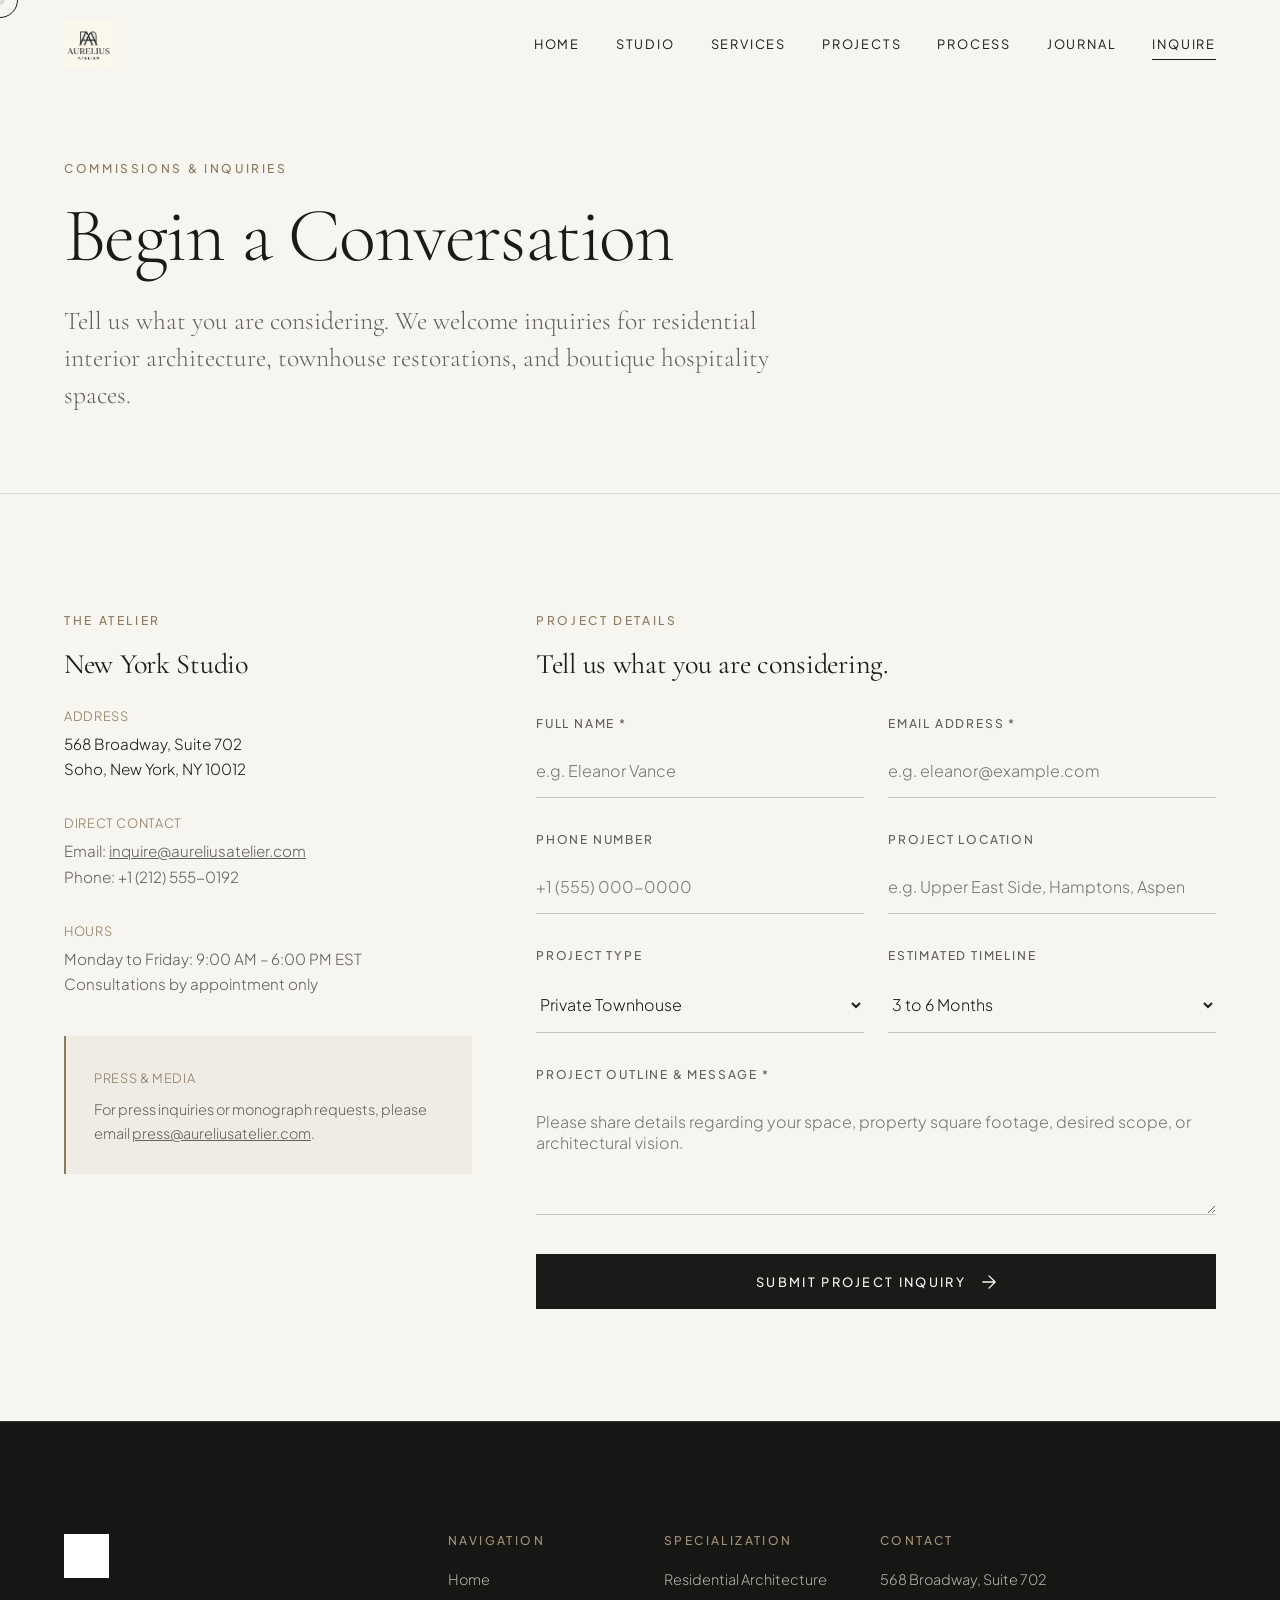
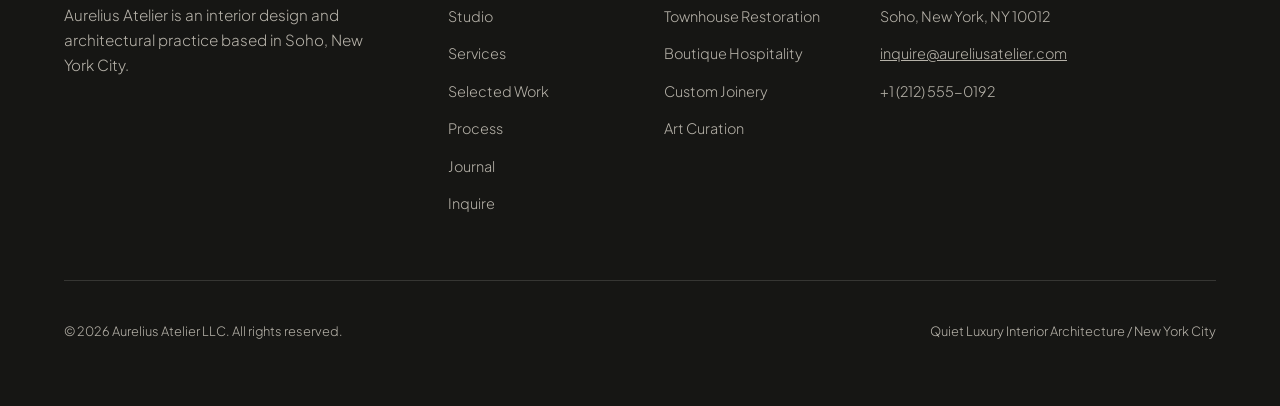
<file: contact.html>
<!DOCTYPE html>
<html lang="en">
<head>
  <meta charset="UTF-8">
  <meta name="viewport" content="width=device-width, initial-scale=1.0">
  <title>Contact & Inquiries | Aurelius Atelier NYC</title>
  <meta name="description" content="Inquire with Aurelius Atelier for luxury residential interior design, historic townhouse restoration, or boutique hospitality projects in New York and globally.">
  <link rel="canonical" href="https://aureliusatelier.com/contact.html">

  <!-- Open Graph -->
  <meta property="og:title" content="Inquire | Aurelius Atelier">
  <meta property="og:description" content="Begin a project conversation with our NYC interior architecture studio.">
  <meta property="og:image" content="https://images.unsplash.com/photo-1618221195710-dd6b41faaea6?q=85&w=1800&auto=format&fit=crop">

  <!-- Fonts & CSS -->
  <link rel="preconnect" href="https://fonts.googleapis.com">
  <link rel="preconnect" href="https://fonts.gstatic.com" crossorigin>
  <link href="https://fonts.googleapis.com/css2?family=Cormorant+Garamond:ital,wght@0,300;0,400;0,500;0,600;1,400&family=Plus+Jakarta+Sans:wght@300;400;500;600&display=swap" rel="stylesheet">
  <link rel="stylesheet" href="css/style.css">
</head>
<body>

  <!-- HEADER -->
  <header class="header">
    <div class="container header-container">
      <a href="index.html" class="brand-logo" aria-label="Aurelius Atelier Home">
        <img src="images/logo.png" alt="Aurelius Atelier Logo">
      </a>
      <nav class="nav-desktop" aria-label="Main Navigation">
        <a href="index.html" class="nav-link">Home</a>
        <a href="studio.html" class="nav-link">Studio</a>
        <a href="services.html" class="nav-link">Services</a>
        <a href="projects.html" class="nav-link">Projects</a>
        <a href="process.html" class="nav-link">Process</a>
        <a href="journal.html" class="nav-link">Journal</a>
        <a href="contact.html" class="nav-link active">Inquire</a>
      </nav>
      <button class="menu-toggle" aria-label="Toggle navigation menu">
        <span></span>
        <span></span>
      </button>
    </div>
  </header>

  <!-- MOBILE NAVIGATION DRAWER -->
  <div class="mobile-nav-overlay" aria-hidden="true">
    <div class="mobile-nav-links">
      <a href="index.html" class="mobile-nav-link">Home</a>
      <a href="studio.html" class="mobile-nav-link">Studio</a>
      <a href="services.html" class="mobile-nav-link">Services</a>
      <a href="projects.html" class="mobile-nav-link">Projects</a>
      <a href="process.html" class="mobile-nav-link">Process</a>
      <a href="journal.html" class="mobile-nav-link">Journal</a>
      <a href="contact.html" class="mobile-nav-link">Inquire</a>
    </div>
    <div class="mobile-nav-footer">
      <p>568 Broadway, Soho, New York, NY 10012</p>
      <p>inquire@aureliusatelier.com</p>
    </div>
  </div>

  <main>
    <!-- PAGE HERO -->
    <section class="hero-page bg-primary">
      <div class="container">
        <span class="subheading">Commissions & Inquiries</span>
        <h1 class="heading-display hero-page-title" style="max-width: 900px;">
          Begin a Conversation
        </h1>
        <p class="lead-paragraph" style="max-width: 720px; color: var(--text-muted);">
          Tell us what you are considering. We welcome inquiries for residential interior architecture, townhouse restorations, and boutique hospitality spaces.
        </p>
      </div>
    </section>

    <!-- INQUIRY FORM & STUDIO DETAILS -->
    <section class="section-padding bg-primary">
      <div class="container">
        <div class="grid-editorial reveal-fade">
          
          <!-- Studio Details Column -->
          <div>
            <span class="subheading">The Atelier</span>
            <h2 class="heading-md" style="margin-bottom: 1.5rem;">New York Studio</h2>
            
            <div style="margin-bottom: 2rem;">
              <span class="caption" style="color: var(--accent-bronze); display: block; margin-bottom: 0.25rem;">Address</span>
              <p class="body-normal" style="color: var(--text-primary);">
                568 Broadway, Suite 702<br>
                Soho, New York, NY 10012
              </p>
            </div>

            <div style="margin-bottom: 2rem;">
              <span class="caption" style="color: var(--accent-bronze); display: block; margin-bottom: 0.25rem;">Direct Contact</span>
              <p class="body-normal">
                Email: <a href="mailto:inquire@aureliusatelier.com" style="text-decoration: underline;">inquire@aureliusatelier.com</a><br>
                Phone: <a href="tel:+12125550192">+1 (212) 555-0192</a>
              </p>
            </div>

            <div style="margin-bottom: 2.5rem;">
              <span class="caption" style="color: var(--accent-bronze); display: block; margin-bottom: 0.25rem;">Hours</span>
              <p class="body-normal">
                Monday to Friday: 9:00 AM – 6:00 PM EST<br>
                Consultations by appointment only
              </p>
            </div>

            <div style="padding: 1.75rem; background-color: var(--bg-secondary); border-left: 2px solid var(--accent-bronze);">
              <span class="caption" style="color: var(--accent-bronze);">Press & Media</span>
              <p class="body-normal" style="margin-top: 0.5rem; font-size: 0.9rem;">
                For press inquiries or monograph requests, please email <a href="mailto:press@aureliusatelier.com" style="text-decoration: underline;">press@aureliusatelier.com</a>.
              </p>
            </div>
          </div>

          <!-- Form Column -->
          <div>
            <span class="subheading">Project Details</span>
            <h2 class="heading-md" style="margin-bottom: 2rem;">Tell us what you are considering.</h2>

            <form id="inquiry-form" novalidate>
              <div class="grid-2" style="gap: 1.5rem;">
                <div class="form-group">
                  <label class="form-label" for="full-name">Full Name *</label>
                  <input class="form-input" type="text" id="full-name" name="name" placeholder="e.g. Eleanor Vance" required>
                </div>

                <div class="form-group">
                  <label class="form-label" for="email">Email Address *</label>
                  <input class="form-input" type="email" id="email" name="email" placeholder="e.g. eleanor@example.com" required>
                </div>
              </div>

              <div class="grid-2" style="gap: 1.5rem;">
                <div class="form-group">
                  <label class="form-label" for="phone">Phone Number</label>
                  <input class="form-input" type="tel" id="phone" name="phone" placeholder="+1 (555) 000-0000">
                </div>

                <div class="form-group">
                  <label class="form-label" for="location">Project Location</label>
                  <input class="form-input" type="text" id="location" name="location" placeholder="e.g. Upper East Side, Hamptons, Aspen">
                </div>
              </div>

              <div class="grid-2" style="gap: 1.5rem;">
                <div class="form-group">
                  <label class="form-label" for="project-type">Project Type</label>
                  <select class="form-select" id="project-type" name="project_type">
                    <option value="Townhouse">Private Townhouse</option>
                    <option value="Loft / Apartment">Manhattan Loft / Apartment</option>
                    <option value="Country Estate">Country Residence / Estate</option>
                    <option value="Hospitality">Boutique Hotel / Lounge</option>
                    <option value="Other">Other Custom Project</option>
                  </select>
                </div>

                <div class="form-group">
                  <label class="form-label" for="timeline">Estimated Timeline</label>
                  <select class="form-select" id="timeline" name="timeline">
                    <option value="3-6 months">3 to 6 Months</option>
                    <option value="6-12 months">6 to 12 Months</option>
                    <option value="12+ months">12+ Months</option>
                    <option value="Planning Phase">Early Architectural Planning</option>
                  </select>
                </div>
              </div>

              <div class="form-group">
                <label class="form-label" for="message">Project Outline & Message *</label>
                <textarea class="form-textarea" id="message" name="message" placeholder="Please share details regarding your space, property square footage, desired scope, or architectural vision." required></textarea>
              </div>

              <button type="submit" class="btn-primary" style="width: 100%; justify-content: center;">
                Submit Project Inquiry
                <svg class="btn-arrow" viewBox="0 0 16 16" fill="none" xmlns="http://www.w3.org/2000/svg">
                  <path d="M1 8H15M15 8L8 1M15 8L8 15" stroke="currentColor" stroke-width="1.5" stroke-linecap="round" stroke-linejoin="round"/>
                </svg>
              </button>

              <div class="form-feedback"></div>
            </form>
          </div>

        </div>
      </div>
    </section>
  </main>

  <!-- FOOTER -->
  <footer class="footer">
    <div class="container">
      <div class="footer-grid">
        <div class="footer-brand">
          <a href="index.html" class="footer-brand-logo">
            <img src="images/logo.png" alt="Aurelius Atelier Logo">
          </a>
          <p class="body-normal" style="color: var(--text-muted-dark); max-width: 320px;">
            Aurelius Atelier is an interior design and architectural practice based in Soho, New York City.
          </p>
        </div>
        <div>
          <h4 class="footer-title">Navigation</h4>
          <div class="footer-links">
            <a href="index.html" class="footer-link">Home</a>
            <a href="studio.html" class="footer-link">Studio</a>
            <a href="services.html" class="footer-link">Services</a>
            <a href="projects.html" class="footer-link">Selected Work</a>
            <a href="process.html" class="footer-link">Process</a>
            <a href="journal.html" class="footer-link">Journal</a>
            <a href="contact.html" class="footer-link">Inquire</a>
          </div>
        </div>
        <div>
          <h4 class="footer-title">Specialization</h4>
          <div class="footer-links">
            <span class="footer-link">Residential Architecture</span>
            <span class="footer-link">Townhouse Restoration</span>
            <span class="footer-link">Boutique Hospitality</span>
            <span class="footer-link">Custom Joinery</span>
            <span class="footer-link">Art Curation</span>
          </div>
        </div>
        <div>
          <h4 class="footer-title">Contact</h4>
          <div class="footer-links">
            <span class="footer-link">568 Broadway, Suite 702</span>
            <span class="footer-link">Soho, New York, NY 10012</span>
            <a href="mailto:inquire@aureliusatelier.com" class="footer-link" style="text-decoration: underline;">inquire@aureliusatelier.com</a>
            <a href="tel:+12125550192" class="footer-link">+1 (212) 555-0192</a>
          </div>
        </div>
      </div>
      <div class="footer-bottom">
        <p>&copy; 2026 Aurelius Atelier LLC. All rights reserved.</p>
        <p>Quiet Luxury Interior Architecture / New York City</p>
      </div>
    </div>
  </footer>

  <script src="js/main.js"></script>
</body>
</html>
</file>
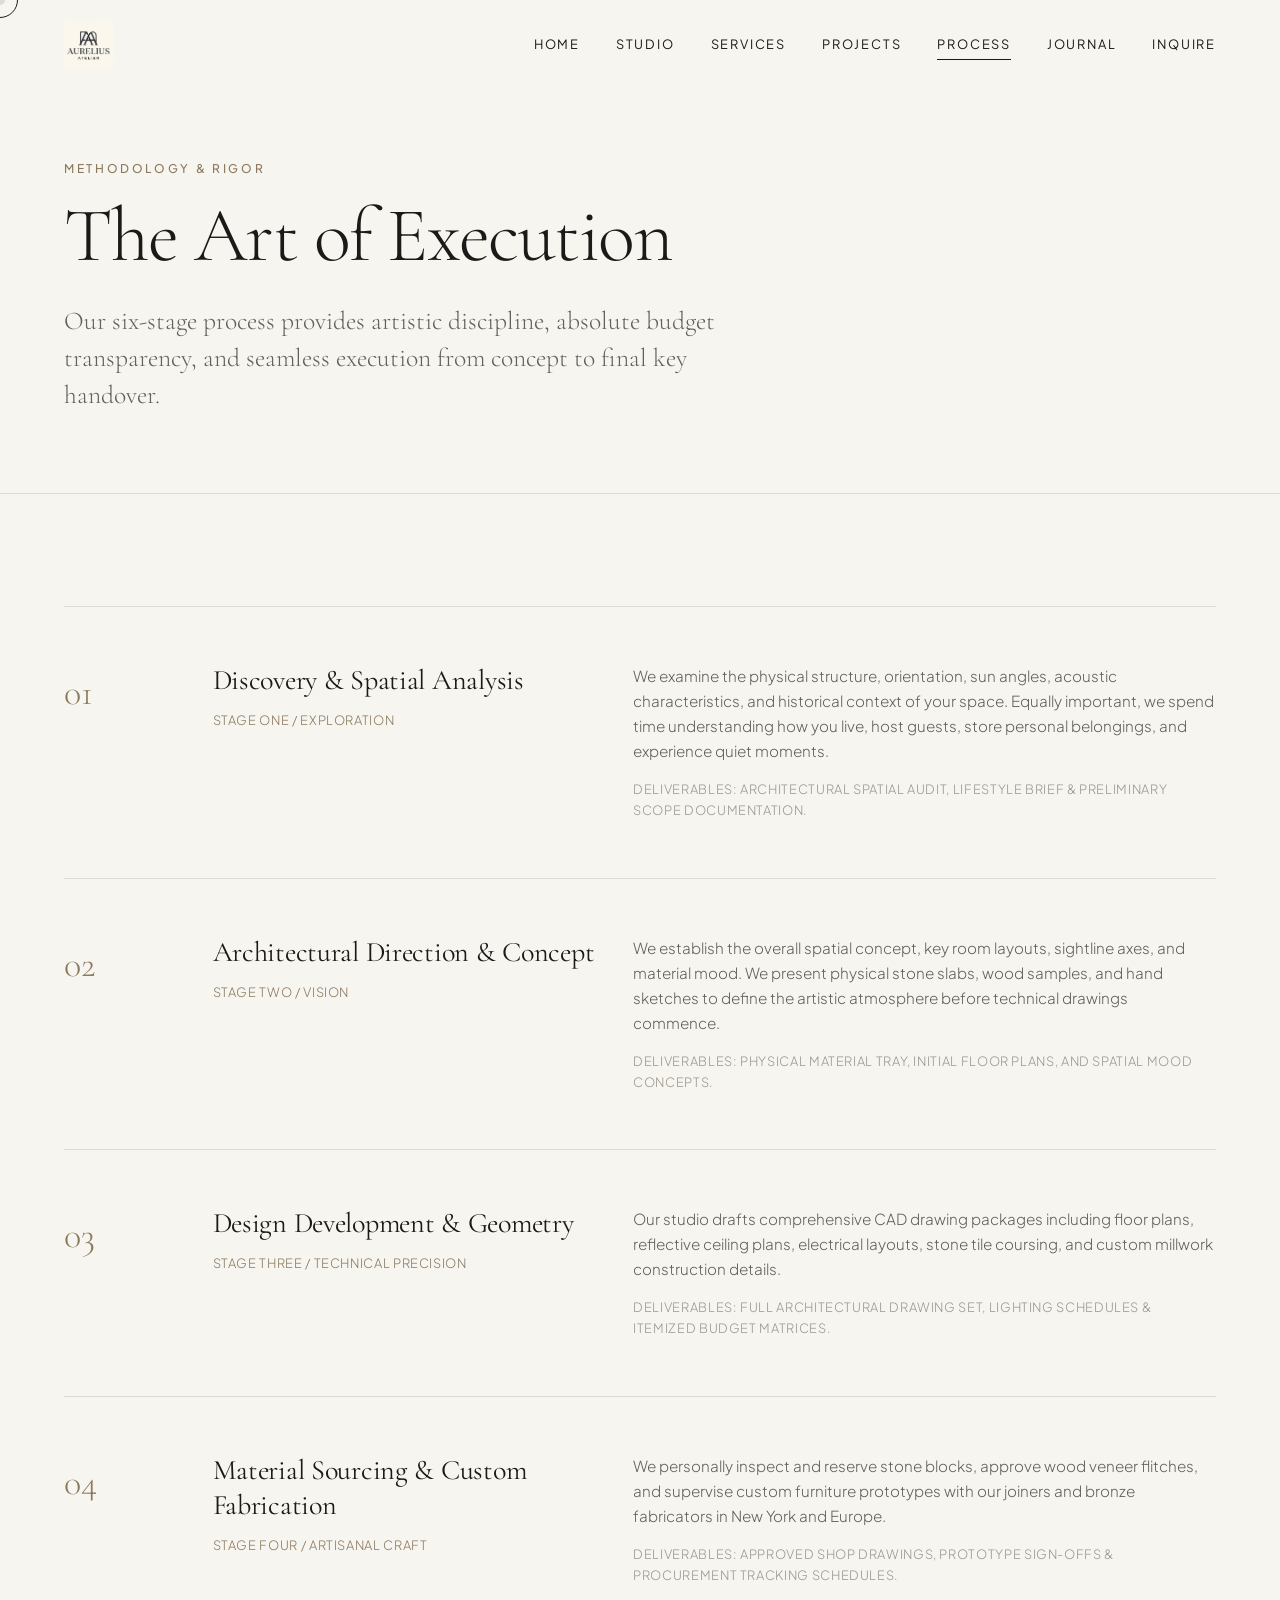
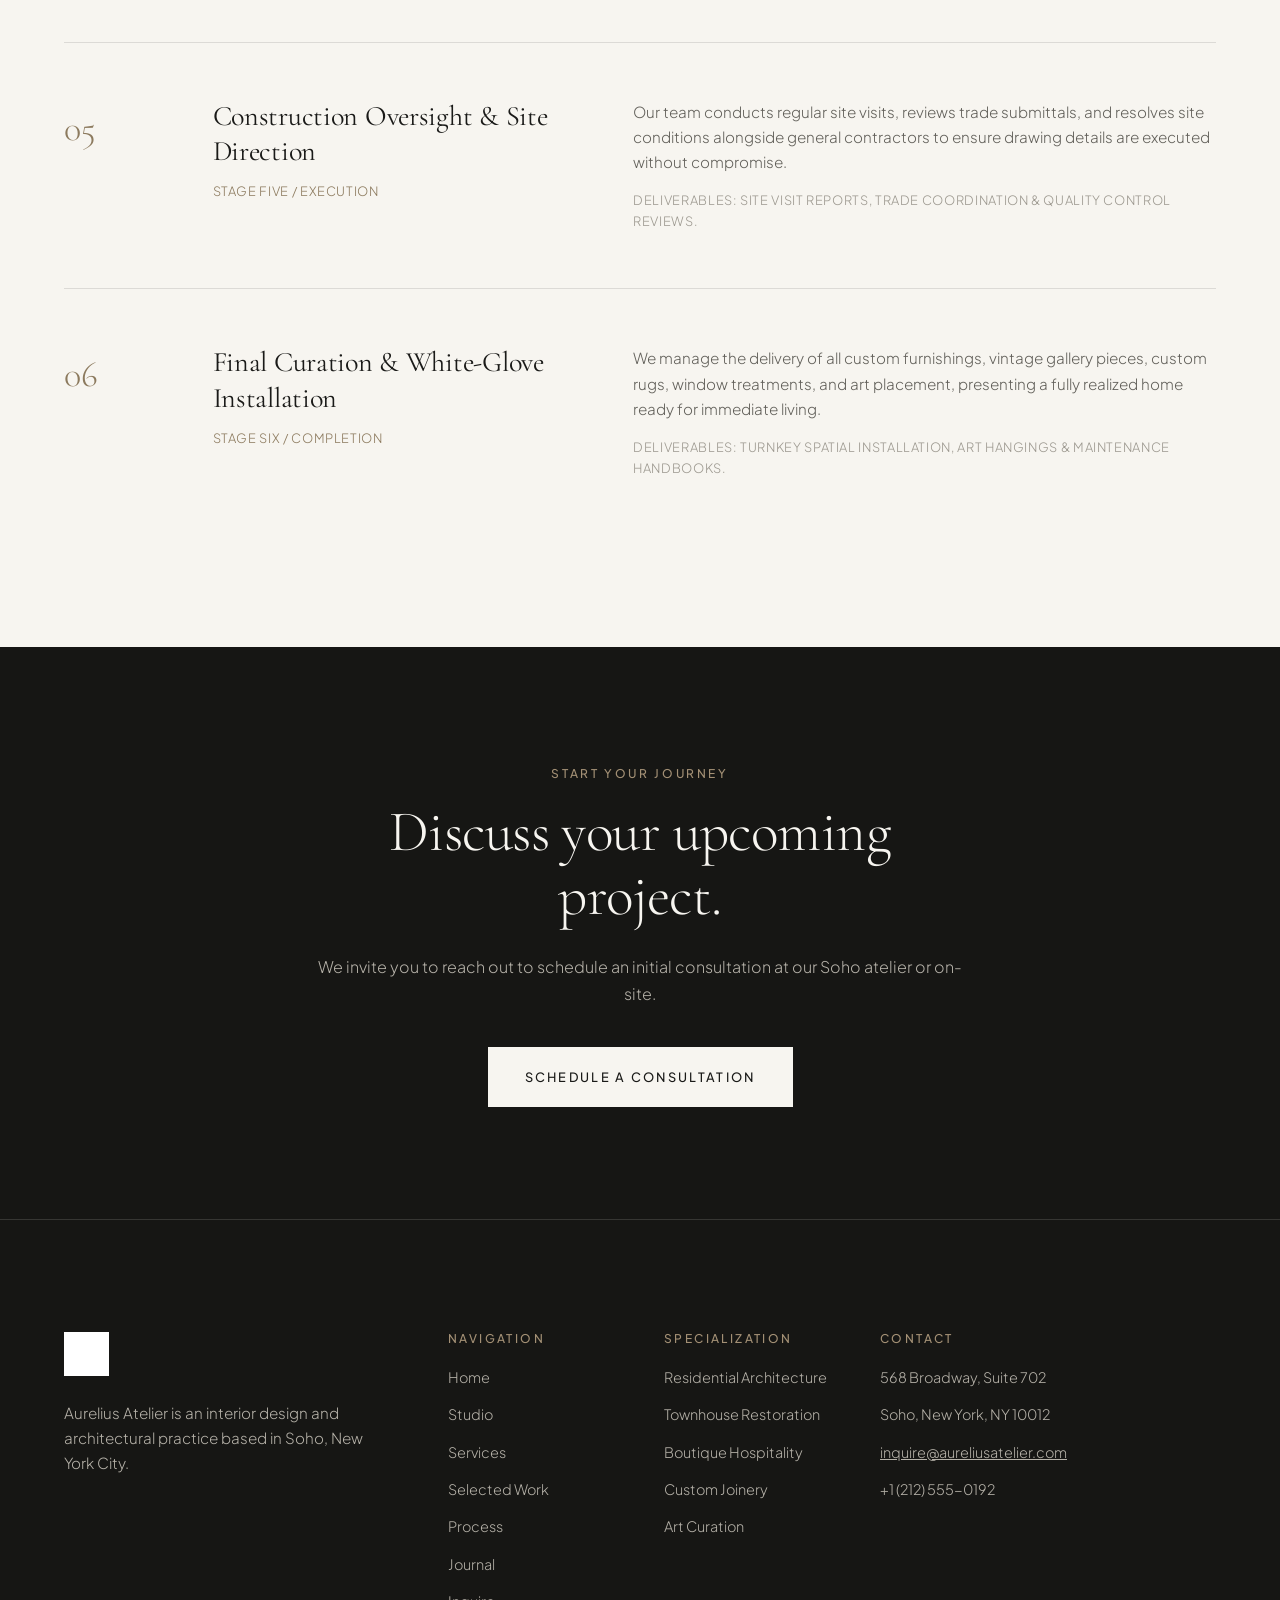
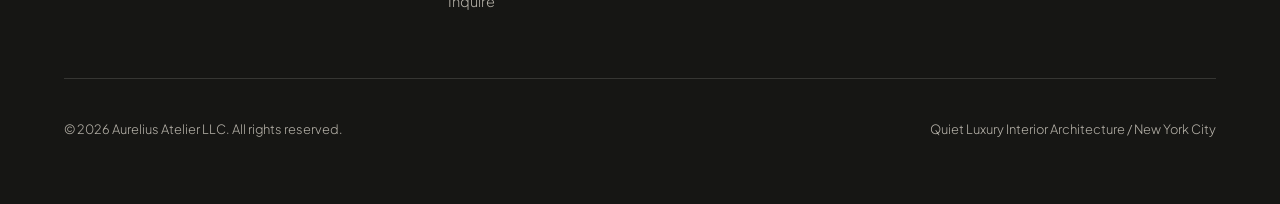
<file: process.html>
<!DOCTYPE html>
<html lang="en">
<head>
  <meta charset="UTF-8">
  <meta name="viewport" content="width=device-width, initial-scale=1.0">
  <title>Our Design Process | Aurelius Atelier NYC</title>
  <meta name="description" content="Discover the six-stage interior design and architectural process executed by Aurelius Atelier from initial concept through custom fabrication to final placement.">
  <link rel="canonical" href="https://aureliusatelier.com/process.html">

  <!-- Open Graph -->
  <meta property="og:title" content="Our Design Process | Aurelius Atelier">
  <meta property="og:description" content="A systematic architectural methodology ensuring artistic rigor, budget clarity, and precision execution.">
  <meta property="og:image" content="https://images.unsplash.com/photo-1618221195710-dd6b41faaea6?q=85&w=1800&auto=format&fit=crop">

  <!-- Fonts & CSS -->
  <link rel="preconnect" href="https://fonts.googleapis.com">
  <link rel="preconnect" href="https://fonts.gstatic.com" crossorigin>
  <link href="https://fonts.googleapis.com/css2?family=Cormorant+Garamond:ital,wght@0,300;0,400;0,500;0,600;1,400&family=Plus+Jakarta+Sans:wght@300;400;500;600&display=swap" rel="stylesheet">
  <link rel="stylesheet" href="css/style.css">
</head>
<body>

  <!-- HEADER -->
  <header class="header">
    <div class="container header-container">
      <a href="index.html" class="brand-logo" aria-label="Aurelius Atelier Home">
        <img src="images/logo.png" alt="Aurelius Atelier Logo">
      </a>
      <nav class="nav-desktop" aria-label="Main Navigation">
        <a href="index.html" class="nav-link">Home</a>
        <a href="studio.html" class="nav-link">Studio</a>
        <a href="services.html" class="nav-link">Services</a>
        <a href="projects.html" class="nav-link">Projects</a>
        <a href="process.html" class="nav-link active">Process</a>
        <a href="journal.html" class="nav-link">Journal</a>
        <a href="contact.html" class="nav-link">Inquire</a>
      </nav>
      <button class="menu-toggle" aria-label="Toggle navigation menu">
        <span></span>
        <span></span>
      </button>
    </div>
  </header>

  <!-- MOBILE NAVIGATION DRAWER -->
  <div class="mobile-nav-overlay" aria-hidden="true">
    <div class="mobile-nav-links">
      <a href="index.html" class="mobile-nav-link">Home</a>
      <a href="studio.html" class="mobile-nav-link">Studio</a>
      <a href="services.html" class="mobile-nav-link">Services</a>
      <a href="projects.html" class="mobile-nav-link">Projects</a>
      <a href="process.html" class="mobile-nav-link">Process</a>
      <a href="journal.html" class="mobile-nav-link">Journal</a>
      <a href="contact.html" class="mobile-nav-link">Inquire</a>
    </div>
    <div class="mobile-nav-footer">
      <p>568 Broadway, Soho, New York, NY 10012</p>
      <p>inquire@aureliusatelier.com</p>
    </div>
  </div>

  <main>
    <!-- PAGE HERO -->
    <section class="hero-page bg-primary">
      <div class="container">
        <span class="subheading">Methodology & Rigor</span>
        <h1 class="heading-display hero-page-title" style="max-width: 900px;">
          The Art of Execution
        </h1>
        <p class="lead-paragraph" style="max-width: 720px; color: var(--text-muted);">
          Our six-stage process provides artistic discipline, absolute budget transparency, and seamless execution from concept to final key handover.
        </p>
      </div>
    </section>

    <!-- PROCESS STAGES -->
    <section class="section-padding bg-primary">
      <div class="container">

        <!-- Stage 01 -->
        <div class="process-step reveal-fade">
          <span class="process-number">01</span>
          <div>
            <h2 class="heading-md" style="margin-bottom: 0.5rem;">Discovery & Spatial Analysis</h2>
            <span class="caption" style="color: var(--accent-bronze);">Stage One / Exploration</span>
          </div>
          <div>
            <p class="body-normal" style="margin-bottom: 1rem;">
              We examine the physical structure, orientation, sun angles, acoustic characteristics, and historical context of your space. Equally important, we spend time understanding how you live, host guests, store personal belongings, and experience quiet moments.
            </p>
            <p class="caption">Deliverables: Architectural spatial audit, lifestyle brief & preliminary scope documentation.</p>
          </div>
        </div>

        <!-- Stage 02 -->
        <div class="process-step reveal-fade">
          <span class="process-number">02</span>
          <div>
            <h2 class="heading-md" style="margin-bottom: 0.5rem;">Architectural Direction & Concept</h2>
            <span class="caption" style="color: var(--accent-bronze);">Stage Two / Vision</span>
          </div>
          <div>
            <p class="body-normal" style="margin-bottom: 1rem;">
              We establish the overall spatial concept, key room layouts, sightline axes, and material mood. We present physical stone slabs, wood samples, and hand sketches to define the artistic atmosphere before technical drawings commence.
            </p>
            <p class="caption">Deliverables: Physical material tray, initial floor plans, and spatial mood concepts.</p>
          </div>
        </div>

        <!-- Stage 03 -->
        <div class="process-step reveal-fade">
          <span class="process-number">03</span>
          <div>
            <h2 class="heading-md" style="margin-bottom: 0.5rem;">Design Development & Geometry</h2>
            <span class="caption" style="color: var(--accent-bronze);">Stage Three / Technical Precision</span>
          </div>
          <div>
            <p class="body-normal" style="margin-bottom: 1rem;">
              Our studio drafts comprehensive CAD drawing packages including floor plans, reflective ceiling plans, electrical layouts, stone tile coursing, and custom millwork construction details.
            </p>
            <p class="caption">Deliverables: Full architectural drawing set, lighting schedules & itemized budget matrices.</p>
          </div>
        </div>

        <!-- Stage 04 -->
        <div class="process-step reveal-fade">
          <span class="process-number">04</span>
          <div>
            <h2 class="heading-md" style="margin-bottom: 0.5rem;">Material Sourcing & Custom Fabrication</h2>
            <span class="caption" style="color: var(--accent-bronze);">Stage Four / Artisanal Craft</span>
          </div>
          <div>
            <p class="body-normal" style="margin-bottom: 1rem;">
              We personally inspect and reserve stone blocks, approve wood veneer flitches, and supervise custom furniture prototypes with our joiners and bronze fabricators in New York and Europe.
            </p>
            <p class="caption">Deliverables: Approved shop drawings, prototype sign-offs & procurement tracking schedules.</p>
          </div>
        </div>

        <!-- Stage 05 -->
        <div class="process-step reveal-fade">
          <span class="process-number">05</span>
          <div>
            <h2 class="heading-md" style="margin-bottom: 0.5rem;">Construction Oversight & Site Direction</h2>
            <span class="caption" style="color: var(--accent-bronze);">Stage Five / Execution</span>
          </div>
          <div>
            <p class="body-normal" style="margin-bottom: 1rem;">
              Our team conducts regular site visits, reviews trade submittals, and resolves site conditions alongside general contractors to ensure drawing details are executed without compromise.
            </p>
            <p class="caption">Deliverables: Site visit reports, trade coordination & quality control reviews.</p>
          </div>
        </div>

        <!-- Stage 06 -->
        <div class="process-step reveal-fade">
          <span class="process-number">06</span>
          <div>
            <h2 class="heading-md" style="margin-bottom: 0.5rem;">Final Curation & White-Glove Installation</h2>
            <span class="caption" style="color: var(--accent-bronze);">Stage Six / Completion</span>
          </div>
          <div>
            <p class="body-normal" style="margin-bottom: 1rem;">
              We manage the delivery of all custom furnishings, vintage gallery pieces, custom rugs, window treatments, and art placement, presenting a fully realized home ready for immediate living.
            </p>
            <p class="caption">Deliverables: Turnkey spatial installation, art hangings & maintenance handbooks.</p>
          </div>
        </div>

      </div>
    </section>

    <!-- INQUIRY CTA -->
    <section class="section-padding bg-dark">
      <div class="container" style="text-align: center; max-width: 800px;">
        <span class="subheading">Start Your Journey</span>
        <h2 class="heading-xl" style="margin-bottom: 1.5rem;">Discuss your upcoming project.</h2>
        <p class="body-large" style="margin-bottom: 2.5rem; color: var(--text-muted-dark);">
          We invite you to reach out to schedule an initial consultation at our Soho atelier or on-site.
        </p>
        <a href="contact.html" class="btn-primary btn-dark">Schedule a Consultation</a>
      </div>
    </section>
  </main>

  <!-- FOOTER -->
  <footer class="footer">
    <div class="container">
      <div class="footer-grid">
        <div class="footer-brand">
          <a href="index.html" class="footer-brand-logo">
            <img src="images/logo.png" alt="Aurelius Atelier Logo">
          </a>
          <p class="body-normal" style="color: var(--text-muted-dark); max-width: 320px;">
            Aurelius Atelier is an interior design and architectural practice based in Soho, New York City.
          </p>
        </div>
        <div>
          <h4 class="footer-title">Navigation</h4>
          <div class="footer-links">
            <a href="index.html" class="footer-link">Home</a>
            <a href="studio.html" class="footer-link">Studio</a>
            <a href="services.html" class="footer-link">Services</a>
            <a href="projects.html" class="footer-link">Selected Work</a>
            <a href="process.html" class="footer-link">Process</a>
            <a href="journal.html" class="footer-link">Journal</a>
            <a href="contact.html" class="footer-link">Inquire</a>
          </div>
        </div>
        <div>
          <h4 class="footer-title">Specialization</h4>
          <div class="footer-links">
            <span class="footer-link">Residential Architecture</span>
            <span class="footer-link">Townhouse Restoration</span>
            <span class="footer-link">Boutique Hospitality</span>
            <span class="footer-link">Custom Joinery</span>
            <span class="footer-link">Art Curation</span>
          </div>
        </div>
        <div>
          <h4 class="footer-title">Contact</h4>
          <div class="footer-links">
            <span class="footer-link">568 Broadway, Suite 702</span>
            <span class="footer-link">Soho, New York, NY 10012</span>
            <a href="mailto:inquire@aureliusatelier.com" class="footer-link" style="text-decoration: underline;">inquire@aureliusatelier.com</a>
            <a href="tel:+12125550192" class="footer-link">+1 (212) 555-0192</a>
          </div>
        </div>
      </div>
      <div class="footer-bottom">
        <p>&copy; 2026 Aurelius Atelier LLC. All rights reserved.</p>
        <p>Quiet Luxury Interior Architecture / New York City</p>
      </div>
    </div>
  </footer>

  <script src="js/main.js"></script>
</body>
</html>
</file>
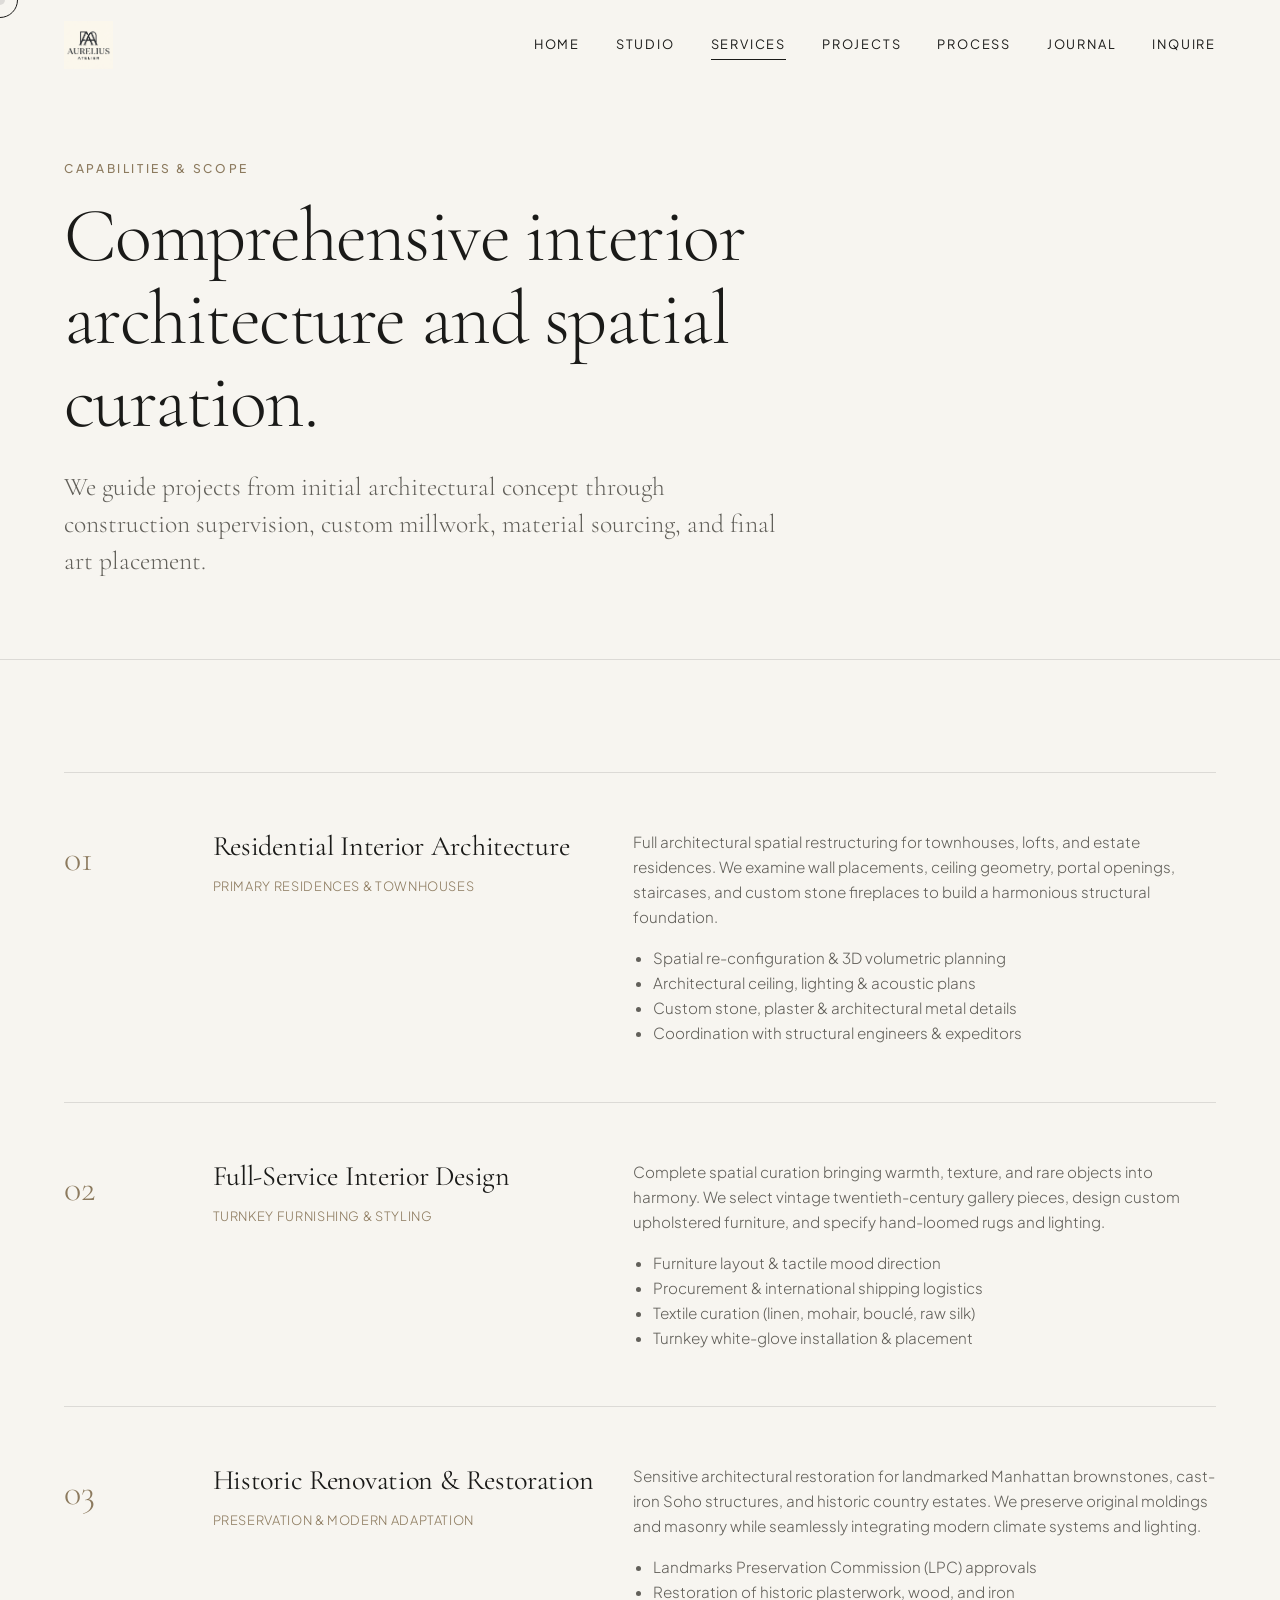
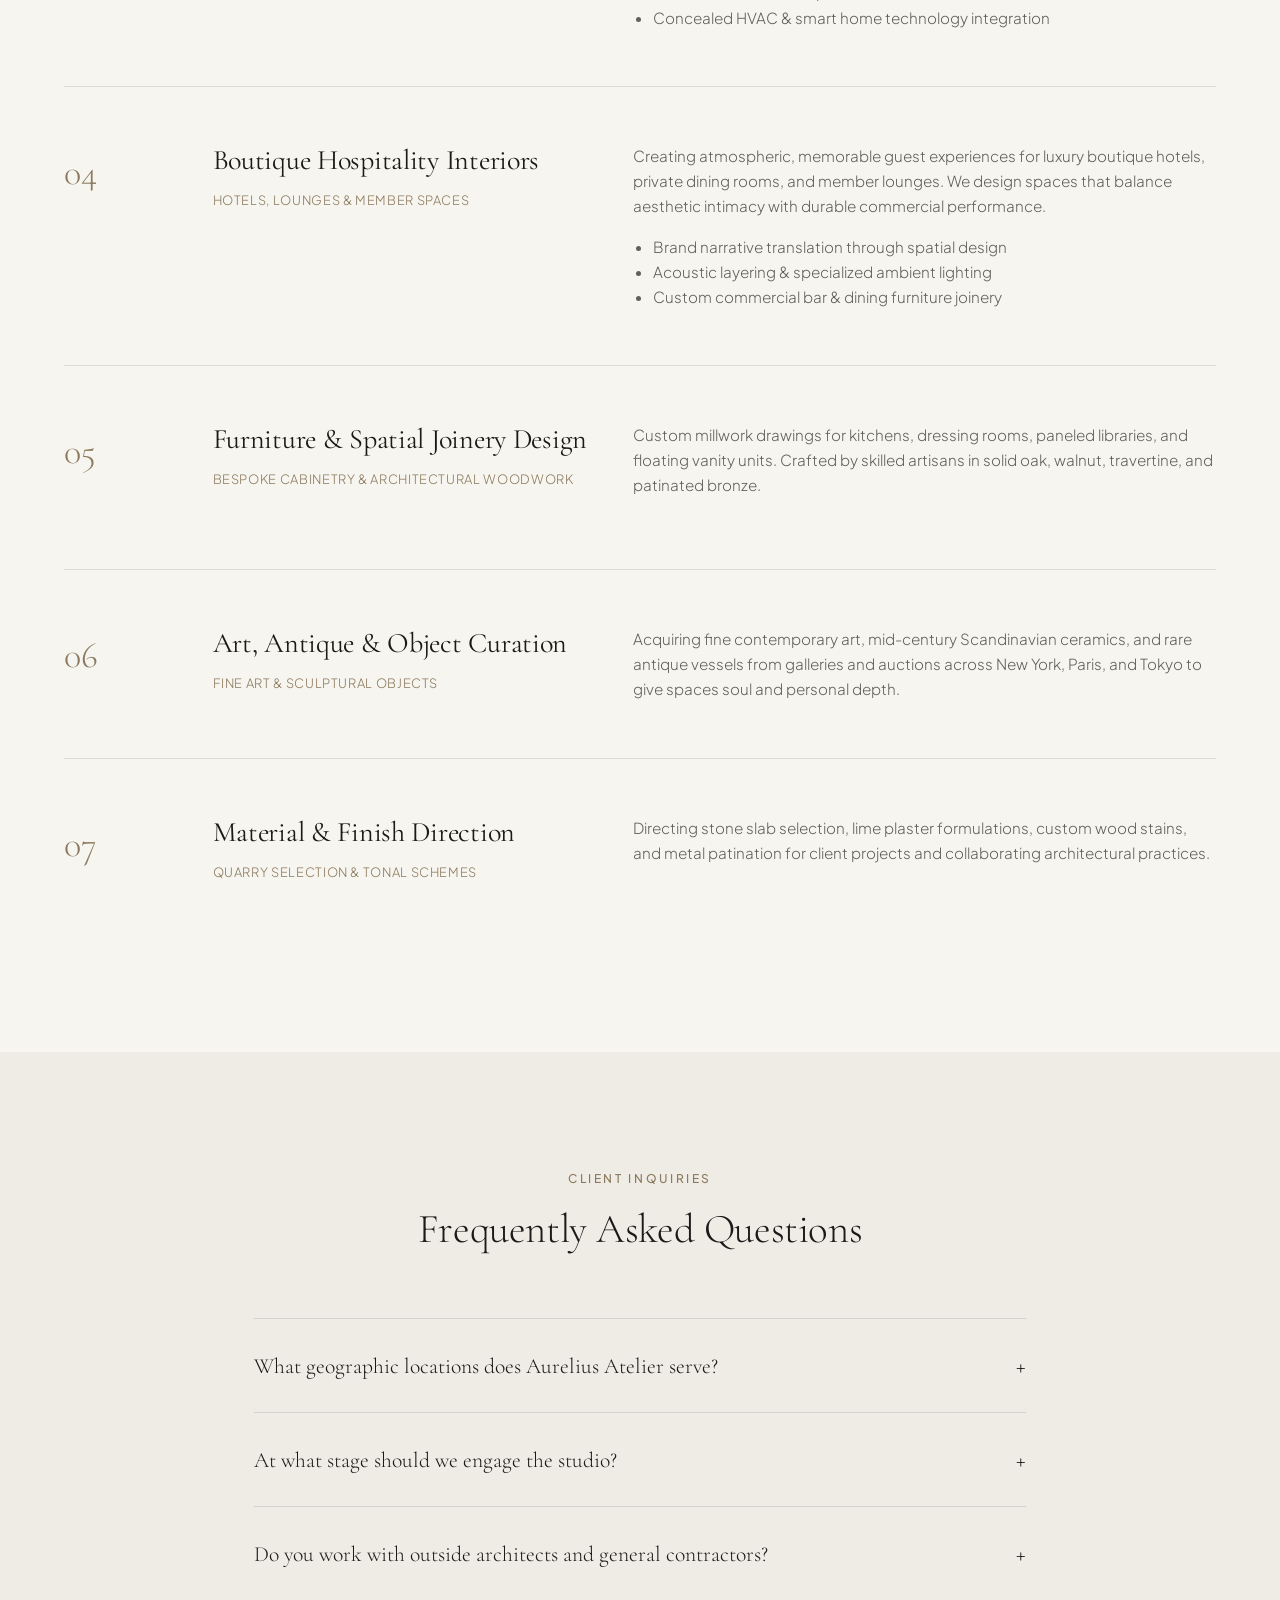
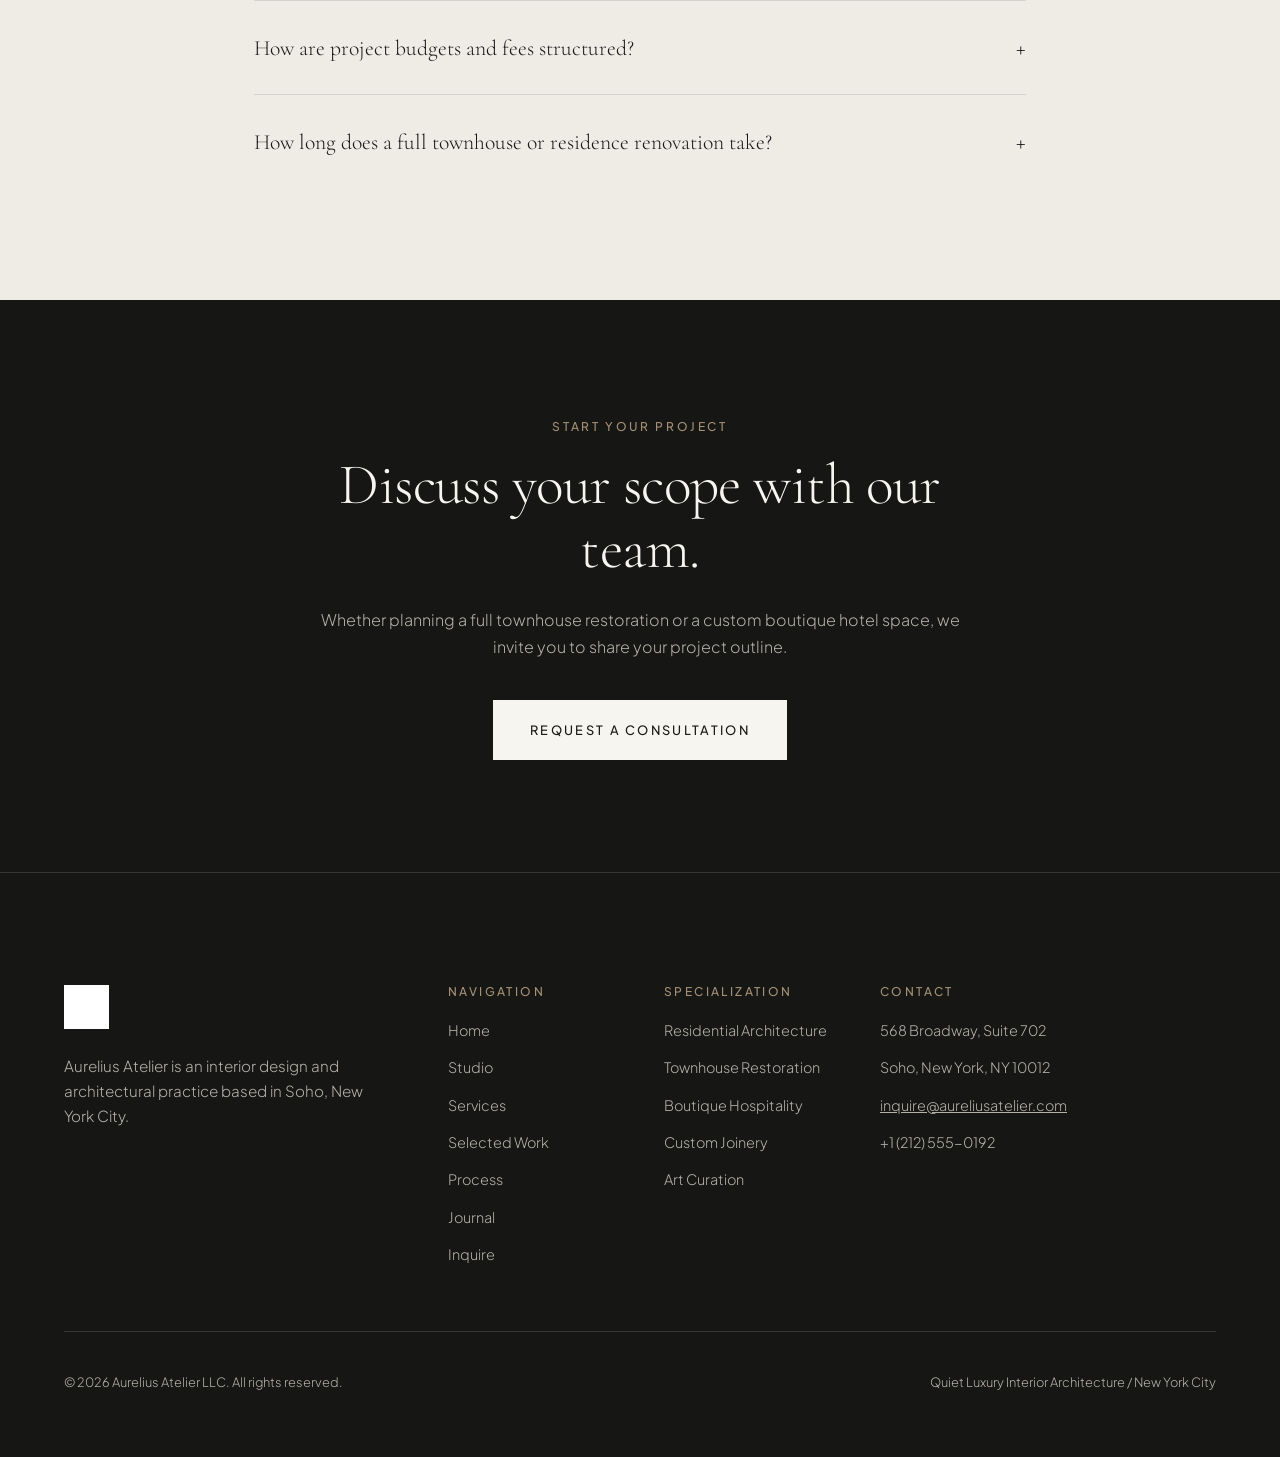
<file: services.html>
<!DOCTYPE html>
<html lang="en">
<head>
  <meta charset="UTF-8">
  <meta name="viewport" content="width=device-width, initial-scale=1.0">
  <title>Interior Architecture Services | Aurelius Atelier NYC</title>
  <meta name="description" content="Explore full-service interior design, townhouse restoration, custom joinery, and boutique hospitality interior architecture by Aurelius Atelier in New York.">
  <link rel="canonical" href="https://aureliusatelier.com/services.html">

  <!-- Open Graph -->
  <meta property="og:title" content="Services | Aurelius Atelier">
  <meta property="og:description" content="Full-service interior architecture, historic restoration, bespoke furniture design, and material curation.">
  <meta property="og:image" content="https://images.unsplash.com/photo-1600585154340-be6161a56a0c?q=85&w=1800&auto=format&fit=crop">

  <!-- Fonts & CSS -->
  <link rel="preconnect" href="https://fonts.googleapis.com">
  <link rel="preconnect" href="https://fonts.gstatic.com" crossorigin>
  <link href="https://fonts.googleapis.com/css2?family=Cormorant+Garamond:ital,wght@0,300;0,400;0,500;0,600;1,400&family=Plus+Jakarta+Sans:wght@300;400;500;600&display=swap" rel="stylesheet">
  <link rel="stylesheet" href="css/style.css">
</head>
<body>

  <!-- HEADER -->
  <header class="header">
    <div class="container header-container">
      <a href="index.html" class="brand-logo" aria-label="Aurelius Atelier Home">
        <img src="images/logo.png" alt="Aurelius Atelier Logo">
      </a>
      <nav class="nav-desktop" aria-label="Main Navigation">
        <a href="index.html" class="nav-link">Home</a>
        <a href="studio.html" class="nav-link">Studio</a>
        <a href="services.html" class="nav-link active">Services</a>
        <a href="projects.html" class="nav-link">Projects</a>
        <a href="process.html" class="nav-link">Process</a>
        <a href="journal.html" class="nav-link">Journal</a>
        <a href="contact.html" class="nav-link">Inquire</a>
      </nav>
      <button class="menu-toggle" aria-label="Toggle navigation menu">
        <span></span>
        <span></span>
      </button>
    </div>
  </header>

  <!-- MOBILE NAVIGATION DRAWER -->
  <div class="mobile-nav-overlay" aria-hidden="true">
    <div class="mobile-nav-links">
      <a href="index.html" class="mobile-nav-link">Home</a>
      <a href="studio.html" class="mobile-nav-link">Studio</a>
      <a href="services.html" class="mobile-nav-link">Services</a>
      <a href="projects.html" class="mobile-nav-link">Projects</a>
      <a href="process.html" class="mobile-nav-link">Process</a>
      <a href="journal.html" class="mobile-nav-link">Journal</a>
      <a href="contact.html" class="mobile-nav-link">Inquire</a>
    </div>
    <div class="mobile-nav-footer">
      <p>568 Broadway, Soho, New York, NY 10012</p>
      <p>inquire@aureliusatelier.com</p>
    </div>
  </div>

  <main>
    <!-- HERO SECTION -->
    <section class="hero-page bg-primary">
      <div class="container">
        <span class="subheading">Capabilities & Scope</span>
        <h1 class="heading-display hero-page-title" style="max-width: 900px;">
          Comprehensive interior architecture and spatial curation.
        </h1>
        <p class="lead-paragraph" style="max-width: 720px; color: var(--text-muted);">
          We guide projects from initial architectural concept through construction supervision, custom millwork, material sourcing, and final art placement.
        </p>
      </div>
    </section>

    <!-- EDITORIAL SERVICES LIST -->
    <section class="section-padding bg-primary">
      <div class="container">
        <!-- Service 01 -->
        <div class="process-step reveal-fade">
          <span class="process-number">01</span>
          <div>
            <h2 class="heading-md" style="margin-bottom: 0.5rem;">Residential Interior Architecture</h2>
            <span class="caption" style="color: var(--accent-bronze);">Primary Residences & Townhouses</span>
          </div>
          <div>
            <p class="body-normal" style="margin-bottom: 1rem;">
              Full architectural spatial restructuring for townhouses, lofts, and estate residences. We examine wall placements, ceiling geometry, portal openings, staircases, and custom stone fireplaces to build a harmonious structural foundation.
            </p>
            <ul class="body-normal" style="list-style: disc; padding-left: 1.25rem; color: var(--text-muted);">
              <li>Spatial re-configuration & 3D volumetric planning</li>
              <li>Architectural ceiling, lighting & acoustic plans</li>
              <li>Custom stone, plaster & architectural metal details</li>
              <li>Coordination with structural engineers & expeditors</li>
            </ul>
          </div>
        </div>

        <!-- Service 02 -->
        <div class="process-step reveal-fade">
          <span class="process-number">02</span>
          <div>
            <h2 class="heading-md" style="margin-bottom: 0.5rem;">Full-Service Interior Design</h2>
            <span class="caption" style="color: var(--accent-bronze);">Turnkey Furnishing & Styling</span>
          </div>
          <div>
            <p class="body-normal" style="margin-bottom: 1rem;">
              Complete spatial curation bringing warmth, texture, and rare objects into harmony. We select vintage twentieth-century gallery pieces, design custom upholstered furniture, and specify hand-loomed rugs and lighting.
            </p>
            <ul class="body-normal" style="list-style: disc; padding-left: 1.25rem; color: var(--text-muted);">
              <li>Furniture layout & tactile mood direction</li>
              <li>Procurement & international shipping logistics</li>
              <li>Textile curation (linen, mohair, bouclé, raw silk)</li>
              <li>Turnkey white-glove installation & placement</li>
            </ul>
          </div>
        </div>

        <!-- Service 03 -->
        <div class="process-step reveal-fade">
          <span class="process-number">03</span>
          <div>
            <h2 class="heading-md" style="margin-bottom: 0.5rem;">Historic Renovation & Restoration</h2>
            <span class="caption" style="color: var(--accent-bronze);">Preservation & Modern Adaptation</span>
          </div>
          <div>
            <p class="body-normal" style="margin-bottom: 1rem;">
              Sensitive architectural restoration for landmarked Manhattan brownstones, cast-iron Soho structures, and historic country estates. We preserve original moldings and masonry while seamlessly integrating modern climate systems and lighting.
            </p>
            <ul class="body-normal" style="list-style: disc; padding-left: 1.25rem; color: var(--text-muted);">
              <li>Landmarks Preservation Commission (LPC) approvals</li>
              <li>Restoration of historic plasterwork, wood, and iron</li>
              <li>Concealed HVAC & smart home technology integration</li>
            </ul>
          </div>
        </div>

        <!-- Service 04 -->
        <div class="process-step reveal-fade">
          <span class="process-number">04</span>
          <div>
            <h2 class="heading-md" style="margin-bottom: 0.5rem;">Boutique Hospitality Interiors</h2>
            <span class="caption" style="color: var(--accent-bronze);">Hotels, Lounges & Member Spaces</span>
          </div>
          <div>
            <p class="body-normal" style="margin-bottom: 1rem;">
              Creating atmospheric, memorable guest experiences for luxury boutique hotels, private dining rooms, and member lounges. We design spaces that balance aesthetic intimacy with durable commercial performance.
            </p>
            <ul class="body-normal" style="list-style: disc; padding-left: 1.25rem; color: var(--text-muted);">
              <li>Brand narrative translation through spatial design</li>
              <li>Acoustic layering & specialized ambient lighting</li>
              <li>Custom commercial bar & dining furniture joinery</li>
            </ul>
          </div>
        </div>

        <!-- Service 05 -->
        <div class="process-step reveal-fade">
          <span class="process-number">05</span>
          <div>
            <h2 class="heading-md" style="margin-bottom: 0.5rem;">Furniture & Spatial Joinery Design</h2>
            <span class="caption" style="color: var(--accent-bronze);">Bespoke Cabinetry & Architectural Woodwork</span>
          </div>
          <div>
            <p class="body-normal" style="margin-bottom: 1rem;">
              Custom millwork drawings for kitchens, dressing rooms, paneled libraries, and floating vanity units. Crafted by skilled artisans in solid oak, walnut, travertine, and patinated bronze.
            </p>
          </div>
        </div>

        <!-- Service 06 -->
        <div class="process-step reveal-fade">
          <span class="process-number">06</span>
          <div>
            <h2 class="heading-md" style="margin-bottom: 0.5rem;">Art, Antique & Object Curation</h2>
            <span class="caption" style="color: var(--accent-bronze);">Fine Art & Sculptural Objects</span>
          </div>
          <div>
            <p class="body-normal">
              Acquiring fine contemporary art, mid-century Scandinavian ceramics, and rare antique vessels from galleries and auctions across New York, Paris, and Tokyo to give spaces soul and personal depth.
            </p>
          </div>
        </div>

        <!-- Service 07 -->
        <div class="process-step reveal-fade">
          <span class="process-number">07</span>
          <div>
            <h2 class="heading-md" style="margin-bottom: 0.5rem;">Material & Finish Direction</h2>
            <span class="caption" style="color: var(--accent-bronze);">Quarry Selection & Tonal Schemes</span>
          </div>
          <div>
            <p class="body-normal">
              Directing stone slab selection, lime plaster formulations, custom wood stains, and metal patination for client projects and collaborating architectural practices.
            </p>
          </div>
        </div>
      </div>
    </section>

    <!-- FREQUENTLY ASKED QUESTIONS -->
    <section class="section-padding" style="background-color: var(--bg-secondary);">
      <div class="container" style="max-width: 900px;">
        <div style="text-align: center; margin-bottom: 4rem;" class="reveal-fade">
          <span class="subheading">Client Inquiries</span>
          <h2 class="heading-lg">Frequently Asked Questions</h2>
        </div>

        <div class="reveal-fade">
          <div class="accordion-item">
            <button class="accordion-header">
              <span>What geographic locations does Aurelius Atelier serve?</span>
              <span class="accordion-icon">+</span>
            </button>
            <div class="accordion-content">
              <p class="body-normal">
                Our studio is based in Soho, Manhattan. Primary residential project locations include Manhattan, Brooklyn, the Hamptons, Hudson Valley, Aspen, and Connecticut. We also undertake select international hospitality and estate projects in Europe and the Caribbean.
              </p>
            </div>
          </div>

          <div class="accordion-item">
            <button class="accordion-header">
              <span>At what stage should we engage the studio?</span>
              <span class="accordion-icon">+</span>
            </button>
            <div class="accordion-content">
              <p class="body-normal">
                We recommend engaging our studio as early as possible, ideally during property acquisition or before structural architectural plans are finalized. This allows us to optimize spatial flow, window alignments, and material integration before construction begins.
              </p>
            </div>
          </div>

          <div class="accordion-item">
            <button class="accordion-header">
              <span>Do you work with outside architects and general contractors?</span>
              <span class="accordion-icon">+</span>
            </button>
            <div class="accordion-content">
              <p class="body-normal">
                Yes. We frequently collaborate with client-appointed architects, landscape designers, and general contractors. We also maintain trusted relationships with top-tier NYC contractors, structural engineers, and master craftsmen whom we can recommend.
              </p>
            </div>
          </div>

          <div class="accordion-item">
            <button class="accordion-header">
              <span>How are project budgets and fees structured?</span>
              <span class="accordion-icon">+</span>
            </button>
            <div class="accordion-content">
              <p class="body-normal">
                Our fee structure combines a fixed architectural design fee (based on square footage and complexity) with a transparent cost-plus percentage for furnishings and custom fabrication. Detailed cost estimates are presented and approved before procurement begins.
              </p>
            </div>
          </div>

          <div class="accordion-item">
            <button class="accordion-header">
              <span>How long does a full townhouse or residence renovation take?</span>
              <span class="accordion-icon">+</span>
            </button>
            <div class="accordion-content">
              <p class="body-normal">
                Full-scale townhouse or luxury residential renovations typically require 12 to 24 months from initial concept to final placement, depending on city permitting, landmarks approvals, and custom fabrication timelines.
              </p>
            </div>
          </div>
        </div>
      </div>
    </section>

    <!-- INQUIRY CTA -->
    <section class="section-padding bg-dark">
      <div class="container" style="text-align: center; max-width: 800px;">
        <span class="subheading">Start Your Project</span>
        <h2 class="heading-xl" style="margin-bottom: 1.5rem;">Discuss your scope with our team.</h2>
        <p class="body-large" style="margin-bottom: 2.5rem; color: var(--text-muted-dark);">
          Whether planning a full townhouse restoration or a custom boutique hotel space, we invite you to share your project outline.
        </p>
        <a href="contact.html" class="btn-primary btn-dark">Request a Consultation</a>
      </div>
    </section>
  </main>

  <!-- FOOTER -->
  <footer class="footer">
    <div class="container">
      <div class="footer-grid">
        <div class="footer-brand">
          <a href="index.html" class="footer-brand-logo">
            <img src="images/logo.png" alt="Aurelius Atelier Logo">
          </a>
          <p class="body-normal" style="color: var(--text-muted-dark); max-width: 320px;">
            Aurelius Atelier is an interior design and architectural practice based in Soho, New York City.
          </p>
        </div>
        <div>
          <h4 class="footer-title">Navigation</h4>
          <div class="footer-links">
            <a href="index.html" class="footer-link">Home</a>
            <a href="studio.html" class="footer-link">Studio</a>
            <a href="services.html" class="footer-link">Services</a>
            <a href="projects.html" class="footer-link">Selected Work</a>
            <a href="process.html" class="footer-link">Process</a>
            <a href="journal.html" class="footer-link">Journal</a>
            <a href="contact.html" class="footer-link">Inquire</a>
          </div>
        </div>
        <div>
          <h4 class="footer-title">Specialization</h4>
          <div class="footer-links">
            <span class="footer-link">Residential Architecture</span>
            <span class="footer-link">Townhouse Restoration</span>
            <span class="footer-link">Boutique Hospitality</span>
            <span class="footer-link">Custom Joinery</span>
            <span class="footer-link">Art Curation</span>
          </div>
        </div>
        <div>
          <h4 class="footer-title">Contact</h4>
          <div class="footer-links">
            <span class="footer-link">568 Broadway, Suite 702</span>
            <span class="footer-link">Soho, New York, NY 10012</span>
            <a href="mailto:inquire@aureliusatelier.com" class="footer-link" style="text-decoration: underline;">inquire@aureliusatelier.com</a>
            <a href="tel:+12125550192" class="footer-link">+1 (212) 555-0192</a>
          </div>
        </div>
      </div>
      <div class="footer-bottom">
        <p>&copy; 2026 Aurelius Atelier LLC. All rights reserved.</p>
        <p>Quiet Luxury Interior Architecture / New York City</p>
      </div>
    </div>
  </footer>

  <script src="js/main.js"></script>
</body>
</html>
</file>
<file: css/style.css>
/* ==========================================================================
   AURELIUS ATELIER / ARCHITECTURAL INTERIORS & LUXURY DESIGN STUDIO
   Design System & Master Stylesheet
   ========================================================================== */

/* --------------------------------------------------------------------------
   01. DESIGN TOKENS & CSS VARIABLES
   -------------------------------------------------------------------------- */
:root {
  /* Color Palette inspired by Brand Logo */
  --bg-primary: #F7F5F0;        /* Warm Cream / Alabaster */
  --bg-secondary: #EFECE6;      /* Soft Warm Stone */
  --bg-tertiary: #E6E2D8;       /* Muted Limestone */
  --bg-card: #FAF8F4;           /* Elevated Surface Light */
  --bg-dark: #161614;           /* Deep Architectural Charcoal / Espresso */
  --bg-dark-surface: #22221F;   /* Dark Elevated Surface */

  --text-primary: #1A1A18;      /* Primary Ink */
  --text-muted: #62605A;        /* Warm Slate Grey */
  --text-light: #9C988F;        /* Light Sub-copy */
  --text-on-dark: #F7F5F0;      /* Primary Text on Dark Backgrounds */
  --text-muted-dark: #B5B1A8;   /* Muted Text on Dark Backgrounds */

  --accent-bronze: #8C7A5E;     /* Muted Bronze Accent */
  --accent-gold: #A39075;       /* Warm Antiqued Gold */
  --border-light: rgba(26, 26, 24, 0.12); /* Subtle Divider Light */
  --border-dark: rgba(247, 245, 240, 0.14); /* Subtle Divider Dark */
  --border-medium: rgba(26, 26, 24, 0.22);

  /* Typography */
  --font-serif: 'Cormorant Garamond', 'Garamond', 'Georgia', serif;
  --font-sans: 'Plus Jakarta Sans', 'Inter', -apple-system, BlinkMacSystemFont, sans-serif;

  /* Spacing */
  --space-xs: 0.5rem;   /* 8px */
  --space-sm: 1rem;     /* 16px */
  --space-md: 2rem;     /* 32px */
  --space-lg: 4rem;     /* 64px */
  --space-xl: 7rem;     /* 112px */
  --space-2xl: 10rem;   /* 160px */

  /* Layout */
  --site-max-width: 1440px;
  --site-padding: clamp(1.25rem, 5vw, 4rem);
  --header-height: 90px;

  /* Transitions */
  --transition-fast: 0.25s cubic-bezier(0.25, 1, 0.5, 1);
  --transition-smooth: 0.6s cubic-bezier(0.16, 1, 0.3, 1);
  --transition-slow: 1s cubic-bezier(0.16, 1, 0.3, 1);
}

/* --------------------------------------------------------------------------
   02. BASE & RESET
   -------------------------------------------------------------------------- */
*, *::before, *::after {
  box-sizing: border-box;
  margin: 0;
  padding: 0;
}

html {
  font-size: 16px;
  scroll-behavior: smooth;
  -webkit-font-smoothing: antialiased;
  -moz-osx-font-smoothing: grayscale;
  background-color: var(--bg-primary);
  color: var(--text-primary);
}

body {
  font-family: var(--font-sans);
  font-weight: 300;
  line-height: 1.65;
  color: var(--text-primary);
  background-color: var(--bg-primary);
  overflow-x: hidden;
}

/* Custom Selection */
::selection {
  background-color: var(--text-primary);
  color: var(--bg-primary);
}

img, video {
  max-width: 100%;
  height: auto;
  display: block;
  object-fit: cover;
}

a {
  color: inherit;
  text-decoration: none;
  transition: color var(--transition-fast), opacity var(--transition-fast);
}

button, input, textarea, select {
  font-family: inherit;
  font-size: inherit;
  color: inherit;
  background: none;
  border: none;
  outline: none;
}

button {
  cursor: pointer;
}

ul, ol {
  list-style: none;
}

/* Custom Scrollbar */
::-webkit-scrollbar {
  width: 8px;
}
::-webkit-scrollbar-track {
  background: var(--bg-primary);
}
::-webkit-scrollbar-thumb {
  background: var(--border-medium);
  border-radius: 4px;
}
::-webkit-scrollbar-thumb:hover {
  background: var(--text-muted);
}

/* --------------------------------------------------------------------------
   03. TYPOGRAPHY SYSTEM
   -------------------------------------------------------------------------- */
h1, h2, h3, h4, h5, h6 {
  font-family: var(--font-serif);
  font-weight: 300;
  line-height: 1.15;
  letter-spacing: -0.01em;
  color: var(--text-primary);
}

.heading-display {
  font-size: clamp(2.75rem, 6vw, 5.5rem);
  font-weight: 300;
  line-height: 1.08;
  letter-spacing: -0.02em;
}

.heading-xl {
  font-size: clamp(2.25rem, 4.5vw, 4rem);
  font-weight: 300;
  line-height: 1.12;
}

.heading-lg {
  font-size: clamp(1.75rem, 3.2vw, 2.75rem);
  font-weight: 300;
  line-height: 1.2;
}

.heading-md {
  font-size: clamp(1.35rem, 2.2vw, 1.85rem);
  font-weight: 400;
  line-height: 1.25;
}

.heading-sm {
  font-size: clamp(1.1rem, 1.5vw, 1.35rem);
  font-weight: 400;
  line-height: 1.3;
}

.subheading {
  font-family: var(--font-sans);
  font-size: 0.75rem;
  font-weight: 500;
  text-transform: uppercase;
  letter-spacing: 0.22em;
  color: var(--accent-bronze);
  display: inline-block;
  margin-bottom: 1rem;
}

.lead-paragraph {
  font-family: var(--font-serif);
  font-size: clamp(1.25rem, 2vw, 1.75rem);
  font-weight: 300;
  line-height: 1.45;
  color: var(--text-primary);
}

.body-large {
  font-size: clamp(1rem, 1.2vw, 1.15rem);
  font-weight: 300;
  line-height: 1.7;
  color: var(--text-muted);
}

.body-normal {
  font-size: 0.95rem;
  font-weight: 300;
  line-height: 1.65;
  color: var(--text-muted);
}

.caption {
  font-size: 0.8rem;
  letter-spacing: 0.05em;
  color: var(--text-light);
  text-transform: uppercase;
}

/* --------------------------------------------------------------------------
   04. LAYOUT & CONTAINERS
   -------------------------------------------------------------------------- */
.container {
  width: 100%;
  max-width: var(--site-max-width);
  margin: 0 auto;
  padding-left: var(--site-padding);
  padding-right: var(--site-padding);
}

.section-padding {
  padding-top: var(--space-xl);
  padding-bottom: var(--space-xl);
}

.section-padding-sm {
  padding-top: var(--space-lg);
  padding-bottom: var(--space-lg);
}

/* Asymmetrical & Editorial Grids */
.grid-2 {
  display: grid;
  grid-template-columns: 1fr 1fr;
  gap: var(--space-lg);
}

.grid-3 {
  display: grid;
  grid-template-columns: repeat(3, 1fr);
  gap: var(--space-md);
}

.grid-editorial {
  display: grid;
  grid-template-columns: 4.5fr 7.5fr;
  gap: clamp(2rem, 5vw, 6rem);
  align-items: start;
}

.grid-editorial-reverse {
  display: grid;
  grid-template-columns: 7.5fr 4.5fr;
  gap: clamp(2rem, 5vw, 6rem);
  align-items: start;
}

/* Dark Theme Sections */
.bg-dark {
  background-color: var(--bg-dark);
  color: var(--text-on-dark);
}
.bg-dark h1, .bg-dark h2, .bg-dark h3, .bg-dark h4 {
  color: var(--text-on-dark);
}
.bg-dark .body-large, .bg-dark .body-normal {
  color: var(--text-muted-dark);
}
.bg-dark .subheading {
  color: var(--accent-gold);
}

/* --------------------------------------------------------------------------
   05. HEADER & NAVIGATION
   -------------------------------------------------------------------------- */
.header {
  position: fixed;
  top: 0;
  left: 0;
  width: 100%;
  height: var(--header-height);
  z-index: 1000;
  transition: background-color var(--transition-smooth), backdrop-filter var(--transition-smooth), transform var(--transition-smooth);
}

.header.scrolled {
  background-color: rgba(247, 245, 240, 0.94);
  backdrop-filter: blur(12px);
  border-bottom: 1px solid var(--border-light);
  height: 76px;
}

.header.header-dark.scrolled {
  background-color: rgba(22, 22, 20, 0.94);
  backdrop-filter: blur(12px);
  border-bottom: 1px solid var(--border-dark);
}

.header-container {
  display: flex;
  align-items: center;
  justify-content: space-between;
  height: 100%;
}

.brand-logo {
  display: flex;
  align-items: center;
  gap: 0.75rem;
  transition: opacity var(--transition-fast);
}

.brand-logo img {
  height: 48px;
  width: auto;
  display: block;
}

.brand-logo:hover {
  opacity: 0.85;
}

.nav-desktop {
  display: flex;
  align-items: center;
  gap: 2.25rem;
}

.nav-link {
  font-size: 0.8rem;
  font-weight: 400;
  letter-spacing: 0.14em;
  text-transform: uppercase;
  color: var(--text-primary);
  position: relative;
  padding: 0.25rem 0;
}

.nav-link::after {
  content: '';
  position: absolute;
  bottom: 0;
  left: 0;
  width: 0%;
  height: 1px;
  background-color: var(--text-primary);
  transition: width var(--transition-smooth);
}

.nav-link:hover::after,
.nav-link.active::after {
  width: 100%;
}

.header-dark .nav-link {
  color: var(--text-on-dark);
}
.header-dark .nav-link::after {
  background-color: var(--text-on-dark);
}

/* Mobile Nav Toggle */
.menu-toggle {
  display: none;
  flex-direction: column;
  justify-content: center;
  gap: 6px;
  width: 32px;
  height: 32px;
  background: none;
  border: none;
  z-index: 1002;
}

.menu-toggle span {
  display: block;
  width: 100%;
  height: 1.5px;
  background-color: var(--text-primary);
  transition: transform var(--transition-smooth), opacity var(--transition-fast);
}

.header-dark .menu-toggle span {
  background-color: var(--text-on-dark);
}

.menu-toggle.active span:nth-child(1) {
  transform: translateY(3.75px) rotate(45deg);
}

.menu-toggle.active span:nth-child(2) {
  transform: translateY(-3.75px) rotate(-45deg);
}

/* Mobile Drawer Overlay */
.mobile-nav-overlay {
  position: fixed;
  top: 0;
  left: 0;
  width: 100%;
  height: 100vh;
  background-color: var(--bg-dark);
  color: var(--text-on-dark);
  z-index: 1001;
  display: flex;
  flex-direction: column;
  justify-content: space-between;
  padding: 7rem var(--site-padding) 4rem var(--site-padding);
  opacity: 0;
  visibility: hidden;
  pointer-events: none;
  transition: opacity var(--transition-smooth), visibility var(--transition-smooth);
}

.mobile-nav-overlay.active {
  opacity: 1;
  visibility: visible;
  pointer-events: auto;
}

.mobile-nav-links {
  display: flex;
  flex-direction: column;
  gap: 1.75rem;
}

.mobile-nav-link {
  font-family: var(--font-serif);
  font-size: 2.25rem;
  font-weight: 300;
  color: var(--text-on-dark);
}

.mobile-nav-footer {
  border-top: 1px solid var(--border-dark);
  padding-top: 2rem;
  font-size: 0.85rem;
  color: var(--text-muted-dark);
}

/* --------------------------------------------------------------------------
   06. BUTTONS & INTERACTIVE ELEMENTS
   -------------------------------------------------------------------------- */
.btn-primary {
  display: inline-flex;
  align-items: center;
  gap: 1rem;
  font-size: 0.8rem;
  font-weight: 500;
  letter-spacing: 0.18em;
  text-transform: uppercase;
  padding: 1.15rem 2.25rem;
  background-color: var(--text-primary);
  color: var(--bg-primary);
  border: 1px solid var(--text-primary);
  transition: background-color var(--transition-smooth), color var(--transition-smooth), border-color var(--transition-smooth), transform var(--transition-fast);
  position: relative;
  overflow: hidden;
}

.btn-primary:hover {
  background-color: transparent;
  color: var(--text-primary);
}

.btn-primary.btn-dark {
  background-color: var(--bg-primary);
  color: var(--text-primary);
  border-color: var(--bg-primary);
}

.btn-primary.btn-dark:hover {
  background-color: transparent;
  color: var(--text-on-dark);
}

.btn-secondary {
  display: inline-flex;
  align-items: center;
  gap: 0.75rem;
  font-size: 0.8rem;
  font-weight: 500;
  letter-spacing: 0.18em;
  text-transform: uppercase;
  padding: 0.5rem 0;
  color: var(--text-primary);
  position: relative;
  border-bottom: 1px solid var(--text-primary);
  transition: opacity var(--transition-fast), padding var(--transition-smooth);
}

.btn-secondary:hover {
  opacity: 0.7;
  padding-right: 0.5rem;
}

.btn-arrow {
  width: 14px;
  height: 14px;
  transition: transform var(--transition-fast);
}

.btn-primary:hover .btn-arrow,
.btn-secondary:hover .btn-arrow {
  transform: translateX(4px);
}

/* Filter Buttons */
.filter-btn {
  font-size: 0.8rem;
  font-weight: 400;
  letter-spacing: 0.15em;
  text-transform: uppercase;
  padding: 0.6rem 1.4rem;
  border: 1px solid var(--border-medium);
  border-radius: 20px;
  color: var(--text-muted);
  transition: all var(--transition-fast);
}

.filter-btn.active, .filter-btn:hover {
  background-color: var(--text-primary);
  color: var(--bg-primary);
  border-color: var(--text-primary);
}

/* --------------------------------------------------------------------------
   07. HERO SECTIONS
   -------------------------------------------------------------------------- */
.hero-home {
  position: relative;
  min-height: 100vh;
  display: flex;
  flex-direction: column;
  justify-content: flex-end;
  padding-top: var(--header-height);
  padding-bottom: 4rem;
  overflow: hidden;
}

.hero-background {
  position: absolute;
  top: 0;
  left: 0;
  width: 100%;
  height: 100%;
  z-index: 1;
}

.hero-background img {
  width: 100%;
  height: 100%;
  object-fit: cover;
  filter: brightness(0.85);
  transform: scale(1.03);
  transition: transform 8s ease-out;
}

.hero-overlay {
  position: absolute;
  top: 0;
  left: 0;
  width: 100%;
  height: 100%;
  background: linear-gradient(180deg, rgba(22, 22, 20, 0.35) 0%, rgba(22, 22, 20, 0.75) 100%);
  z-index: 2;
}

.hero-content {
  position: relative;
  z-index: 3;
  color: var(--text-on-dark);
  max-width: 920px;
}

.hero-title {
  color: var(--text-on-dark);
  margin-bottom: 1.75rem;
}

.hero-footer-bar {
  display: flex;
  align-items: flex-end;
  justify-content: space-between;
  margin-top: 3rem;
  padding-top: 2rem;
  border-top: 1px solid var(--border-dark);
  color: var(--text-muted-dark);
  font-size: 0.85rem;
}

.hero-page {
  padding-top: calc(var(--header-height) + 4rem);
  padding-bottom: 5rem;
  border-bottom: 1px solid var(--border-light);
}

.hero-page-title {
  margin-bottom: 1.5rem;
}

/* --------------------------------------------------------------------------
   08. FEATURED CARDS & GALLERY ITEMS
   -------------------------------------------------------------------------- */
.project-card {
  display: block;
  position: relative;
  margin-bottom: 3.5rem;
  cursor: pointer;
}

.project-card-image {
  position: relative;
  width: 100%;
  aspect-ratio: 4/3;
  overflow: hidden;
  background-color: var(--bg-secondary);
  margin-bottom: 1.25rem;
}

.project-card-image img {
  width: 100%;
  height: 100%;
  object-fit: cover;
  transition: transform 0.8s cubic-bezier(0.16, 1, 0.3, 1), filter 0.8s cubic-bezier(0.16, 1, 0.3, 1);
}

.project-card:hover .project-card-image img {
  transform: scale(1.04);
  filter: brightness(0.95);
}

.project-card-meta {
  display: flex;
  justify-content: space-between;
  align-items: baseline;
  padding-bottom: 0.5rem;
  border-bottom: 1px solid var(--border-light);
  margin-bottom: 0.5rem;
}

.project-card-title {
  font-family: var(--font-serif);
  font-size: 1.5rem;
  font-weight: 300;
  color: var(--text-primary);
}

.project-card-location {
  font-size: 0.8rem;
  letter-spacing: 0.1em;
  text-transform: uppercase;
  color: var(--text-muted);
}

.project-card-desc {
  font-size: 0.9rem;
  color: var(--text-muted);
  line-height: 1.5;
}

/* Editorial Article Card */
.journal-card {
  display: flex;
  flex-direction: column;
  gap: 1.25rem;
  margin-bottom: 3rem;
  cursor: pointer;
}

.journal-card-image {
  width: 100%;
  aspect-ratio: 16/10;
  overflow: hidden;
  background-color: var(--bg-secondary);
}

.journal-card-image img {
  width: 100%;
  height: 100%;
  object-fit: cover;
  transition: transform var(--transition-smooth);
}

.journal-card:hover .journal-card-image img {
  transform: scale(1.03);
}

.journal-date {
  font-size: 0.75rem;
  letter-spacing: 0.15em;
  text-transform: uppercase;
  color: var(--accent-bronze);
}

.journal-card-title {
  font-family: var(--font-serif);
  font-size: 1.65rem;
  font-weight: 300;
  line-height: 1.25;
}

/* --------------------------------------------------------------------------
   09. PROCESS & SERVICE STYLING
   -------------------------------------------------------------------------- */
.process-step {
  display: grid;
  grid-template-columns: 1.2fr 4fr 6fr;
  gap: 2rem;
  padding: 3.5rem 0;
  border-top: 1px solid var(--border-light);
  align-items: start;
}

.process-number {
  font-family: var(--font-serif);
  font-size: 2.25rem;
  font-weight: 300;
  color: var(--accent-bronze);
}

.service-row {
  display: grid;
  grid-template-columns: 4fr 7fr 1fr;
  gap: 2rem;
  padding: 2.75rem 0;
  border-top: 1px solid var(--border-light);
  align-items: center;
  transition: background-color var(--transition-fast);
}

.service-row:hover {
  background-color: rgba(239, 236, 230, 0.4);
}

/* Accordion */
.accordion-item {
  border-top: 1px solid var(--border-light);
}

.accordion-header {
  width: 100%;
  display: flex;
  justify-content: space-between;
  align-items: center;
  padding: 2rem 0;
  text-align: left;
  font-family: var(--font-serif);
  font-size: 1.35rem;
  font-weight: 300;
}

.accordion-icon {
  font-size: 1.5rem;
  transition: transform var(--transition-fast);
}

.accordion-item.active .accordion-icon {
  transform: rotate(45deg);
}

.accordion-content {
  max-height: 0;
  overflow: hidden;
  transition: max-height var(--transition-smooth), padding var(--transition-smooth);
}

.accordion-item.active .accordion-content {
  max-height: 500px;
  padding-bottom: 2rem;
}

/* --------------------------------------------------------------------------
   10. FORMS & INPUTS
   -------------------------------------------------------------------------- */
.form-group {
  margin-bottom: 2rem;
  position: relative;
}

.form-label {
  display: block;
  font-size: 0.75rem;
  font-weight: 500;
  letter-spacing: 0.15em;
  text-transform: uppercase;
  color: var(--text-muted);
  margin-bottom: 0.65rem;
}

.form-input, .form-textarea, .form-select {
  width: 100%;
  padding: 1rem 0;
  font-size: 1rem;
  font-weight: 300;
  color: var(--text-primary);
  background: transparent;
  border: none;
  border-bottom: 1px solid var(--border-medium);
  transition: border-color var(--transition-fast);
}

.form-input:focus, .form-textarea:focus, .form-select:focus {
  border-bottom-color: var(--text-primary);
}

.form-textarea {
  resize: vertical;
  min-height: 120px;
}

.form-select option {
  background-color: var(--bg-primary);
  color: var(--text-primary);
  padding: 0.5rem;
}

/* Form Feedback */
.form-feedback {
  padding: 1.25rem;
  margin-top: 1.5rem;
  font-size: 0.9rem;
  display: none;
}

.form-feedback.success {
  display: block;
  background-color: #E2ECE4;
  color: #1E4620;
  border: 1px solid #B8D6BD;
}

.form-feedback.error {
  display: block;
  background-color: #F8E5E5;
  color: #5C1D1D;
  border: 1px solid #E8B9B9;
}

/* --------------------------------------------------------------------------
   11. CUSTOM CURSOR
   -------------------------------------------------------------------------- */
.custom-cursor {
  position: fixed;
  top: 0;
  left: 0;
  width: 10px;
  height: 10px;
  background-color: var(--text-primary);
  border-radius: 50%;
  pointer-events: none;
  z-index: 9999;
  transform: translate(-50%, -50%);
  transition: width 0.3s ease, height 0.3s ease, background-color 0.3s ease, opacity 0.3s ease;
  mix-blend-mode: difference;
}

.custom-cursor-follower {
  position: fixed;
  top: 0;
  left: 0;
  width: 36px;
  height: 36px;
  border: 1px solid var(--text-primary);
  border-radius: 50%;
  pointer-events: none;
  z-index: 9998;
  transform: translate(-50%, -50%);
  transition: transform 0.15s ease-out, width 0.3s ease, height 0.3s ease, border-color 0.3s ease;
}

.custom-cursor.hovered {
  width: 18px;
  height: 18px;
}

.custom-cursor-follower.hovered {
  width: 54px;
  height: 54px;
  border-color: var(--accent-bronze);
}

@media (pointer: coarse) {
  .custom-cursor, .custom-cursor-follower {
    display: none !important;
  }
}

/* --------------------------------------------------------------------------
   12. FOOTER
   -------------------------------------------------------------------------- */
.footer {
  background-color: var(--bg-dark);
  color: var(--text-on-dark);
  padding-top: var(--space-xl);
  padding-bottom: 4rem;
  border-top: 1px solid var(--border-dark);
}

.footer-grid {
  display: grid;
  grid-template-columns: 4fr 2fr 2fr 4fr;
  gap: 3rem;
  margin-bottom: var(--space-lg);
}

.footer-brand {
  display: flex;
  flex-direction: column;
  gap: 1.5rem;
}

.footer-brand-logo img {
  height: 44px;
  width: auto;
  filter: brightness(0) invert(1);
}

.footer-title {
  font-family: var(--font-sans);
  font-size: 0.75rem;
  font-weight: 500;
  letter-spacing: 0.2em;
  text-transform: uppercase;
  color: var(--accent-gold);
  margin-bottom: 1.25rem;
}

.footer-links {
  display: flex;
  flex-direction: column;
  gap: 0.85rem;
}

.footer-link {
  font-size: 0.9rem;
  color: var(--text-muted-dark);
  transition: color var(--transition-fast);
}

.footer-link:hover {
  color: var(--text-on-dark);
}

.footer-bottom {
  display: flex;
  justify-content: space-between;
  align-items: center;
  padding-top: 2.5rem;
  border-top: 1px solid var(--border-dark);
  font-size: 0.8rem;
  color: var(--text-muted-dark);
}

/* --------------------------------------------------------------------------
   13. ANIMATIONS & REVEALS
   -------------------------------------------------------------------------- */
.reveal-fade {
  opacity: 0;
  transform: translateY(24px);
  transition: opacity 0.8s cubic-bezier(0.16, 1, 0.3, 1), transform 0.8s cubic-bezier(0.16, 1, 0.3, 1);
}

.reveal-fade.active {
  opacity: 1;
  transform: translateY(0);
}

/* --------------------------------------------------------------------------
   14. RESPONSIVE BREAKPOINTS
   -------------------------------------------------------------------------- */
@media (max-width: 1024px) {
  .nav-desktop {
    display: none;
  }

  .menu-toggle {
    display: flex;
  }

  .grid-3 {
    grid-template-columns: 1fr 1fr;
  }

  .grid-editorial, .grid-editorial-reverse {
    grid-template-columns: 1fr;
    gap: 3rem;
  }

  .footer-grid {
    grid-template-columns: 1fr 1fr;
  }

  .process-step {
    grid-template-columns: 1fr;
    gap: 1rem;
  }

  .service-row {
    grid-template-columns: 1fr;
    gap: 1rem;
  }
}

@media (max-width: 640px) {
  :root {
    --header-height: 76px;
    --space-xl: 4.5rem;
    --space-lg: 3rem;
  }

  .grid-2, .grid-3 {
    grid-template-columns: 1fr;
  }

  .footer-grid {
    grid-template-columns: 1fr;
    gap: 2.5rem;
  }

  .hero-footer-bar {
    flex-direction: column;
    align-items: flex-start;
    gap: 1rem;
  }

  .footer-bottom {
    flex-direction: column;
    align-items: flex-start;
    gap: 1rem;
  }
}
</file>
